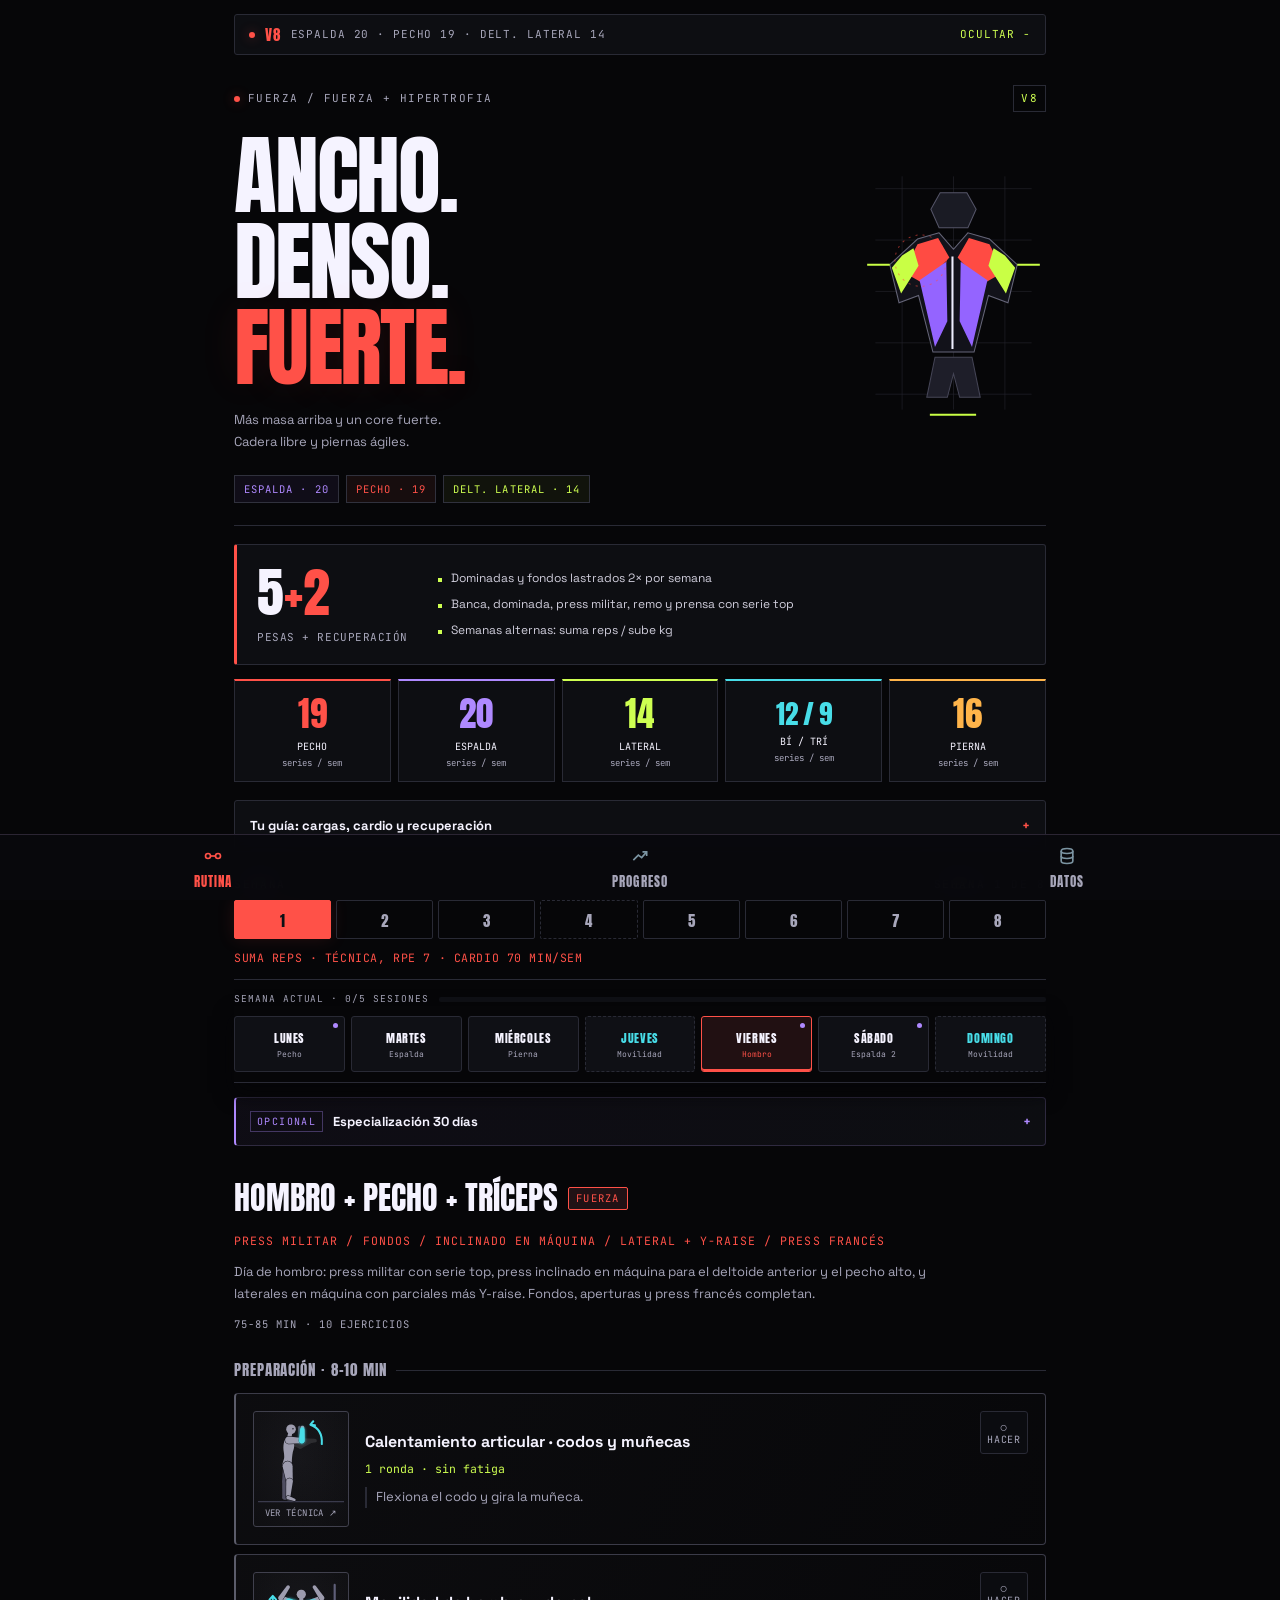
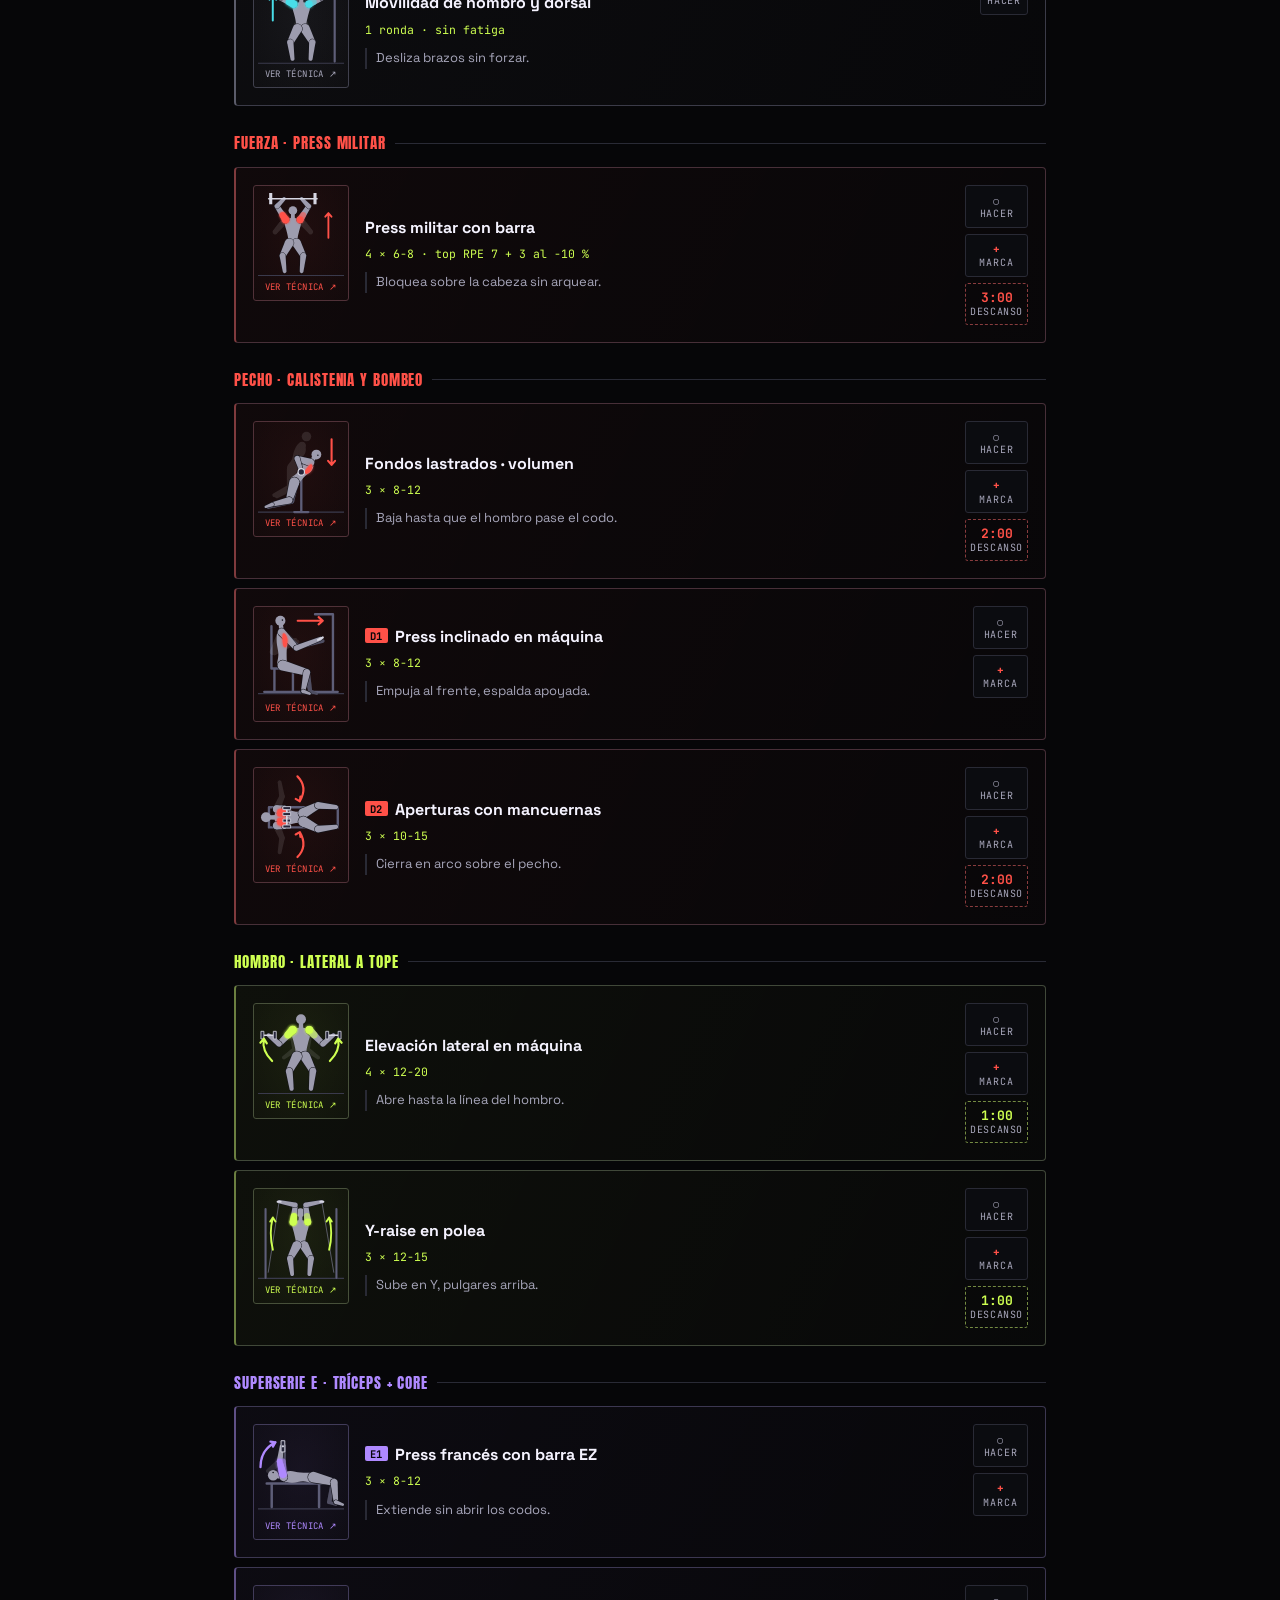
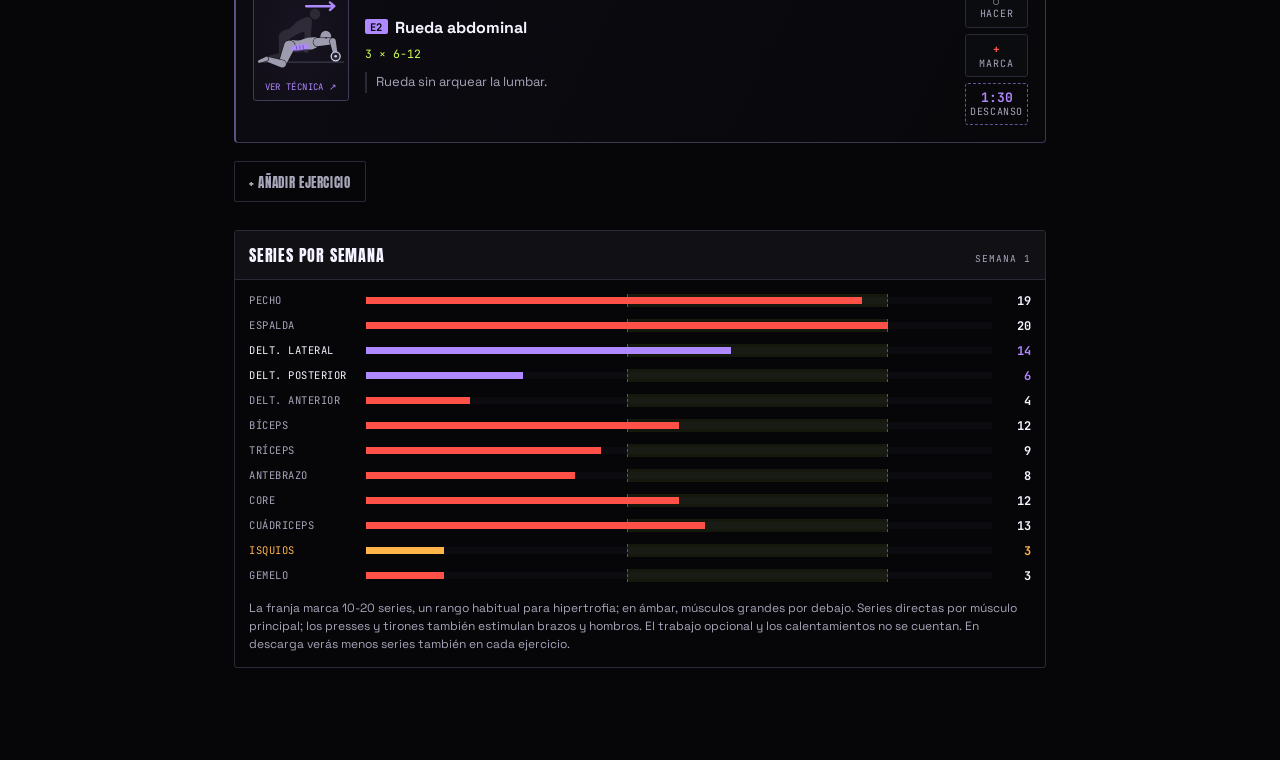
<file: index.html>
<!DOCTYPE html>
<html lang="es">
<head>
<meta charset="utf-8">
<meta name="viewport" content="width=device-width, initial-scale=1, viewport-fit=cover">
<meta name="theme-color" content="#060608">
<meta name="mobile-web-app-capable" content="yes">
<title>Fuerza · rutina y marcas</title>
<link rel="manifest" href="./manifest.webmanifest">
<link rel="icon" type="image/png" sizes="192x192" href="./icons/icon-192.png">
<link rel="apple-touch-icon" href="./icons/icon-192.png">
<link rel="stylesheet" href="./css/styles.css">
</head>
<body>
<div class="wrap">

<!-- ============ RUTINA ============ -->
<div class="pane on" id="p-rutina">
<section class="v6-welcome" id="v6Welcome" hidden aria-labelledby="v6Title">
  <h2 id="v6Title">Nueva rutina V8</h2>
  <p>Calistenia lastrada dos veces por semana y serie top en banca, dominada, press militar, remo con barra y prensa. Pecho y espalda 2 veces por semana; hombro 4; brazo y core 3. ¿Empiezas de cero? Se borran marcas, casillas, medidas, fotos y el bloque de especialización de este dispositivo. No se puede deshacer.</p>
  <div class="v6-actions">
    <button class="btn ghost" id="v6Export">Exportar copia antes</button>
    <button class="btn danger-fill" id="v6Wipe">Borrar todo y empezar</button>
    <button class="textbtn" id="v6Keep">Conservar mis datos</button>
  </div>
</section>
<button class="intro-toggle" id="introToggle" aria-expanded="true" aria-controls="intro"><span class="live-dot"></span><b>V8</b><span id="introSummary"></span><em>OCULTAR −</em></button>
<div id="intro">
<header class="training-hero">
  <p class="kicker"><span class="live-dot"></span> FUERZA / FUERZA + HIPERTROFIA <span class="edition">V8</span></p>
  <div class="hero-main"><div><h1>Ancho.<br>Denso.<br><em>Fuerte.</em></h1><p class="hero-sub">Más masa arriba y un core fuerte.<br>Cadera libre y piernas ágiles.</p></div>
   <svg class="hero-back" viewBox="0 0 180 250" aria-hidden="true" fill="none"><path d="M14 24H166M14 74H166M14 124H166M14 174H166M14 224H166M40 12V239M90 12V239M140 12V239" stroke="#24242d" stroke-width=".6"/><path d="M77 28 103 28 112 44 104 62H76L68 44Z" fill="#1a1b24" stroke="#545467"/><path d="M76 67 55 73 28 98 37 135 56 128 70 183H110L124 128 143 135 152 98 125 73 104 67 90 83Z" fill="#12121a" stroke="#656578"/><path d="M55 78 75 72 86 91 62 117 41 105Z M125 78 105 72 94 91 118 117 139 105Z" fill="#ff4b43"/><path d="M30 101 40 89 51 82 56 99 39 126Z M150 101 140 89 129 82 124 99 141 126Z" fill="#c9ff45"/><path d="M57 113 83 95 84 153 72 178Z M123 113 97 95 96 153 108 178Z" fill="#9464ff"/><path d="M89 90V180" stroke="#eeeeff" stroke-width="2"/><path d="M72 188H108L116 227H96L90 204 84 227H64Z" fill="#1e1e29" stroke="#454556"/><circle cx="58" cy="94" r="25" stroke="#ff4b43" stroke-dasharray="2 5" opacity=".55"/><path d="M6 98H28M152 98H174M67 244H112" stroke="#c9ff45" stroke-width="2"/></svg>
  </div>
  <div class="hero-tags" id="heroTags"></div>
</header>

<section class="plan-overview" aria-label="Tu nuevo programa">
  <div class="plan-number"><b>5<span>+2</span></b><p>PESAS + RECUPERACIÓN</p></div>
  <div class="plan-targets"><span><i></i>Dominadas y fondos lastrados 2× por semana</span><span><i></i>Banca, dominada, press militar, remo y prensa con serie top</span><span><i></i>Semanas alternas: suma reps / sube kg</span></div>
</section>
<section class="priority-grid" id="priorityGrid" aria-label="Series directas esta semana"></section>
<details class="coach"><summary>Tu guía: cargas, cardio y recuperación <span>+</span></summary>
 <div class="coach-grid">
  <section><h3>01 / Fuerza: serie top y semanas alternas</h3><p>Cada día de pesas empieza con un básico: banca (lunes), dominada lastrada (martes), prensa (miércoles), press militar con barra (viernes) y remo con barra (sábado). Primero una serie top, la más pesada del día; después 3 series con un 8-10 % menos.</p><p>Las semanas alternan: en las de <b>reps</b> mantienes el peso y sumas una repetición; en las de <b>kg</b> subes un salto (2,5 kg en barra y máquinas, 2 kg por mancuerna, 1,25 kg en poleas ligeras) y vuelves al mínimo del rango. Semana 4: descarga. Semana 8: una serie a RIR 1 para estimar tu 1RM. Cada tarjeta te dice el objetivo de hoy a partir de tu última marca.</p></section>
  <section><h3>02 / Calistenia lastrada</h3><p>Dominadas dos veces: prono con serie top el martes y supinas lastradas el sábado. Fondos lastrados dos veces: lunes más pesados y viernes de volumen. Jueves y domingo puedes sumar práctica de dominadas: 4 series de 3-5 sin lastre, lejos del fallo.</p><p>Registra 0 para peso corporal, positivo para lastre y negativo para asistencia. L-sit: rodillas recogidas → una pierna estirada → las dos; pasa de nivel al sostener 3 × 20 s limpios.</p></section>
  <section><h3>03 / Reparto y brazo más grueso</h3><p>Lunes pecho + tríceps + lateral en máquina; martes espalda + bíceps + face pull; miércoles pierna + brazo + core; viernes hombro: press militar, press inclinado en máquina, lateral en máquina + Y-raise y press francés; sábado espalda + bíceps + hombro + plancha. Lateral en máquina tres días para un hombro ancho. Series directas: pecho 19, espalda 20, hombro 24, bíceps 12, tríceps 9, antebrazo 8 y core 12.</p><p>Para un brazo más ancho: press francés y extensión sobre la cabeza para la cabeza larga del tríceps; curl martillo y curl inverso para el braquial y el braquiorradial. Come al menos en mantenimiento, idealmente con un ligero superávit, y 1,6-2,2 g de proteína por kg al día.</p></section>
  <section><h3>04 / Pierna, cadera y core</h3><p>Miércoles, sobre todo con máquinas: zancada isométrica para activar, prensa, cuádriceps sentado, búlgara, femoral y gemelo con mancuernas. Jueves y domingo: transiciones 90/90, sentadilla cosaca, flexor de cadera, L-sit, plancha lateral, dominadas opcionales y caminata. Nada de esos dos días es obligatorio ni cuenta como sesión.</p><p>Cada sesión empieza calentando codos, muñecas y antebrazos. En planchas e isométricos anota los segundos en reps.</p><p>Para cambiar un ejercicio, abre su ficha y toca <b>Cambiar ejercicio</b>: el catálogo muestra alternativas del mismo músculo, con ★ las recomendadas. Al final de cada día puedes añadir otro o restaurar el original. Las marcas de cada ejercicio se guardan aparte y no se pierden.</p><p>A1/A2 marcan superseries: haz A1, pasa a A2 sin descanso y descansa al terminar el par. Si las marcas de la serie top bajan dos semanas seguidas o duermes peor, quita primero una serie de cada superserie.</p></section>
 </div>
 <p class="coach-sources">Bases del plan: <a href="https://acsm.org/resistance-training-guidelines-update-2026/" target="_blank" rel="noreferrer">ACSM · fuerza</a> · <a href="https://www.cdc.gov/physical-activity-basics/guidelines/adults.html" target="_blank" rel="noreferrer">CDC · actividad aeróbica</a> · <a href="https://link.springer.com/article/10.1186/s12970-017-0177-8" target="_blank" rel="noreferrer">ISSN · proteína</a></p>
</details>
</div>

<div class="railwrap">
  <div class="raillabel"><span>Semana</span><span id="phaseTiny"></span></div>
  <div class="rail" id="rail"></div>
  <p class="phase" id="phase"></p>
</div>
<div class="weekmark">
  <span id="weekDoneText">Semana actual · 0/5 sesiones</span>
  <span class="weekbar"><i id="weekDoneBar"></i></span>
</div>
<div class="days" id="days"></div>
<section class="spec" id="spec" aria-label="Especialización 30 días"></section>
<div id="sesh"></div>
<section class="vol">
  <div class="vh"><h2>Series por semana</h2><span id="volwk"></span></div>
  <div class="vrows" id="vrows"></div>
  <p class="vfoot">La franja marca 10-20 series, un rango habitual para hipertrofia; en ámbar, músculos grandes por debajo. Series directas por músculo principal; los presses y tirones también estimulan brazos y hombros. El trabajo opcional y los calentamientos no se cuentan. En descarga verás menos series también en cada ejercicio.</p>
</section>
</div>

<!-- ============ PROGRESO ============ -->
<div class="pane" id="p-progreso">
<header>
  <p class="kicker">Evolución temporal</p>
  <h1>Pro<em>greso</em></h1>
</header>

<section class="weekdash" aria-labelledby="weekDashTitle">
  <div class="sectionhead"><h2 id="weekDashTitle">Esta semana</h2><span id="weekRange">—</span></div>
  <div class="statgrid">
    <div class="stat"><b id="statDays">0/5</b><span>Sesiones</span></div>
    <div class="stat"><b id="statExercises">0/0</b><span>Ejercicios</span></div>
    <div class="stat star"><b id="statPrs">★ 0</b><span>PR nuevos</span></div>
    <div class="stat"><b id="statStreak">0</b><span>Semanas 5/5</span></div>
  </div>
  <div class="weekdots" id="weekDots" aria-label="Estado de los siete días de la rutina"></div>
</section>

<section class="calendarcard" aria-labelledby="calendarTitle">
  <div class="calhead">
    <button class="calnav" id="calPrev" aria-label="Mes anterior">‹</button>
    <h2 id="calendarTitle">—</h2>
    <button class="calnav" id="calNext" aria-label="Mes siguiente">›</button>
  </div>
  <div class="calweek" aria-hidden="true"><span>L</span><span>M</span><span>X</span><span>J</span><span>V</span><span>S</span><span>D</span></div>
  <div class="calgrid" id="calGrid"></div>
  <div class="callegend">
    <span><i class="complete"></i>Completo</span><span><i class="partial"></i>Parcial</span><span><b>★</b>PR</span>
  </div>
  <div class="daydetail" id="dayDetail"></div>
</section>

<section class="bodytrack" aria-labelledby="bodyTitle">
  <div class="sectionhead"><h2 id="bodyTitle">Recomposición</h2><span>Registro semanal</span></div>
  <div class="bodyform">
    <div><p class="lbl">Fecha</p><input id="bodyDate" type="date"></div>
    <div><p class="lbl">Peso kg</p><input id="bodyWeight" type="number" inputmode="decimal" step="0.1" min="0" placeholder="90.0"></div>
    <div><p class="lbl">Cintura cm</p><input id="bodyWaist" type="number" inputmode="decimal" step="0.1" min="0" placeholder="82.0"></div>
  </div>
  <div class="bodyactions">
    <button class="btn" id="saveBody">Guardar medida</button>
    <button class="btn ghost danger" id="deleteBody" hidden>Eliminar</button>
  </div>
  <div class="photoline">
    <div id="photoPreview"><span>Sin foto para esta fecha</span></div>
    <div class="photoactions">
      <button class="btn ghost" id="choosePhoto">Añadir foto</button>
      <button class="textbtn danger" id="deletePhoto" hidden>Eliminar foto</button>
    </div>
  </div>
  <input type="file" id="photoInput" accept="image/*" style="display:none">
  <p class="privacy">Las fotos se comprimen y quedan guardadas únicamente en este dispositivo. Se incluyen al exportar tu copia.</p>
  <div class="bodymodes" aria-label="Métrica corporal del gráfico">
    <button class="chip on" id="metricWeight" aria-pressed="true">PESO</button>
    <button class="chip" id="metricWaist" aria-pressed="false">CINTURA</button>
  </div>
  <div class="bodychart" id="bodyChart"></div>
</section>

<div class="progresssection">
  <div class="sectionhead"><h2>Marcas por ejercicio</h2><span>Kg y repeticiones reales</span></div>
</div>
<div class="chips" id="groups"></div>
<div class="exlist" id="exlist"></div>
<div class="chartmodes" aria-label="Ejes del gráfico">
  <span class="lbl">Visualizar</span>
  <button class="chip on" id="plotKg" aria-pressed="true">KG</button>
  <button class="chip on" id="plotReps" aria-pressed="true">REPES</button>
  <button class="chip" id="plotE1" aria-pressed="false">1RM EST.</button>
</div>
<div class="chartbox"><div id="chartHost"></div><div class="legend" id="legend"></div>
 <p class="caption" id="cap"></p></div>
<div class="prtable" id="prtable"></div>
</div>

<!-- ============ DATOS ============ -->
<div class="pane" id="p-datos">
<header>
  <p class="kicker">Copia y almacenamiento</p>
  <h1>Da<em>tos</em></h1>
</header>
<div class="card">
  <h3>Almacenamiento</h3>
  <p>Estado actual del guardado en este dispositivo:</p>
  <span class="store" id="store">—</span>
</div>
<div class="card">
  <h3>Copia de seguridad</h3>
  <p>Exporta marcas, casillas completadas, medidas y fotos. Al importar se fusiona por fecha sin borrar lo que ya tengas.</p>
  <div class="tools">
    <button class="btn ghost" id="exp">Exportar JSON</button>
    <button class="btn ghost" id="imp">Importar JSON</button>
    <button class="btn ghost" id="viewBackup">Ver / copiar JSON</button>
  </div>
  <p class="foot">Para actualizar en este mismo navegador y dirección, tus datos se conservan. Si cambias de dispositivo, navegador o dirección, exporta aquí e importa la copia en la nueva app. Guarda este archivo en un lugar privado.</p>
  <div id="backupPreview" hidden>
    <p id="backupSummary" role="status"></p>
    <label for="backupJson">Copia completa · selecciona y copia el texto si la descarga no funciona</label>
    <textarea id="backupJson" readonly rows="8" spellcheck="false" style="width:100%;margin-top:10px;background:var(--panel2);color:var(--chalk);border:1px solid var(--line);padding:12px;font:11px/1.5 monospace"></textarea>
  </div>
  <input type="file" id="file" accept="application/json" style="display:none">
</div>
<div class="card wipecard">
  <h3>Empezar de cero</h3>
  <p>Borra marcas, casillas, medidas, fotos y el bloque de especialización de este dispositivo. Exporta antes una copia si quieres conservar algo. No se puede deshacer.</p>
  <button class="btn danger-fill" id="wipeBtn">Borrar todos los datos</button>
</div>
<div class="card" id="installCard" hidden>
  <h3>Instalar app</h3>
  <p>Instálala en la pantalla de inicio: icono propio, pantalla completa y funciona sin conexión.</p>
  <button class="btn" id="installBtn">Instalar app</button>
</div>
<p class="foot"><b style="color:var(--dim)">Cómo se calcula el gráfico.</b> Con KG y REPES activos, cada ejercicio tiene su panel: kg en línea (eje izquierdo) y repeticiones en barras (eje derecho). Deja solo KG o solo REPES para ver esa medida a lo largo del tiempo. 1RM EST. calcula el máximo estimado con Epley, kg × (1 + reps/30), solo en series con carga: sirve para comparar tu evolución sin hacer un máximo real.<br><br>
<b style="color:var(--dim)">Para instalarlo.</b> Chrome en Android → Menú → Añadir a pantalla de inicio.</p>
</div>

</div>

<div id="restBar" hidden role="status" aria-live="polite"><div class="restinfo"><b id="restTime">0:00</b><span id="restName"></span></div><button class="btn ghost" id="restPlus">+30 s</button><button class="restclose" id="restStop" aria-label="Cerrar descanso">×</button></div>

<div id="updateBar" hidden>
  <span>Hay una versión nueva disponible.</span>
  <button class="btn" id="updateBtn">Actualizar</button>
</div>

<dialog id="movementDialog" class="movement-dialog" aria-labelledby="movementTitle">
 <form method="dialog"><button class="dialog-close" aria-label="Cerrar movimiento">×</button></form>
 <p class="kicker">GUÍA DE MOVIMIENTO</p><h2 id="movementTitle"></h2>
 <div id="movementFrames" class="movement-frames"></div>
 <p id="movementSets" class="exmeta"></p><p id="movementStrength" class="strength-hint" hidden></p>
 <p id="movementCue"></p><p id="movementWhy" class="movement-why" hidden></p>
 <div class="movement-edit"><button type="button" class="btn" id="swapBtn">Cambiar ejercicio</button><button type="button" class="btn ghost" id="origBtn" hidden></button><button type="button" class="btn ghost" id="dropBtn">Quitar del día</button></div>
 <p class="movement-legend"><i></i>Color: músculo principal · Flecha: dirección · Sombra: posición inicial</p>
 <p class="movement-note">Esquema orientativo del patrón. Ajusta máquina, postura y recorrido a tu cuerpo; no fuerces una posición dolorosa.</p>
</dialog>

<dialog id="pickDialog" class="movement-dialog pick-dialog" aria-labelledby="pickTitle">
 <form method="dialog"><button class="dialog-close" aria-label="Cerrar catálogo">×</button></form>
 <p class="kicker">CATÁLOGO</p><h2 id="pickTitle"></h2>
 <input id="pickSearch" class="pick-search" type="search" placeholder="Buscar ejercicio" aria-label="Buscar ejercicio" autocomplete="off">
 <div id="pickChips" class="pick-chips" role="group" aria-label="Grupo muscular"></div>
 <div id="pickList" class="pick-list"></div>
</dialog>

<nav>
  <button data-p="p-rutina" class="on"><svg viewBox="0 0 24 24" fill="none" stroke="#7B94A2" stroke-width="2"><circle cx="6" cy="12" r="3"/><circle cx="18" cy="12" r="3"/><line x1="9" y1="12" x2="15" y2="12"/></svg><b>Rutina</b></button>
  <button data-p="p-progreso"><svg viewBox="0 0 24 24" fill="none" stroke="#7B94A2" stroke-width="2"><polyline points="4 17 10 11 14 14 20 7"/><polyline points="15 7 20 7 20 12"/></svg><b>Progreso</b></button>
  <button data-p="p-datos"><svg viewBox="0 0 24 24" fill="none" stroke="#7B94A2" stroke-width="2"><ellipse cx="12" cy="6" rx="7" ry="3"/><path d="M5 6v12c0 1.7 3.1 3 7 3s7-1.3 7-3V6"/><path d="M5 12c0 1.7 3.1 3 7 3s7-1.3 7-3"/></svg><b>Datos</b></button>
</nav>

<script src="./js/data.js"></script>
<script src="./js/program-history.js"></script>
<script src="./js/program.js"></script>
<script src="./js/catalog.js"></script>
<script src="./js/exercise-art.js"></script>
<script src="./js/app.js"></script>
</body>
</html>
</file>
<file: css/styles.css>
/* ------- tipografías locales (offline, sin CDN) ------- */
@font-face{font-family:'Anton';font-style:normal;font-weight:400;font-display:swap;
 src:url('../fonts/anton-400.woff2') format('woff2')}
@font-face{font-family:'Space Grotesk';font-style:normal;font-weight:400;font-display:swap;
 src:url('../fonts/space-grotesk-400.woff2') format('woff2')}
@font-face{font-family:'Space Grotesk';font-style:normal;font-weight:500;font-display:swap;
 src:url('../fonts/space-grotesk-500.woff2') format('woff2')}
@font-face{font-family:'Space Grotesk';font-style:normal;font-weight:700;font-display:swap;
 src:url('../fonts/space-grotesk-700.woff2') format('woff2')}
@font-face{font-family:'JetBrains Mono';font-style:normal;font-weight:400;font-display:swap;
 src:url('../fonts/jetbrains-mono-400.woff2') format('woff2')}
@font-face{font-family:'JetBrains Mono';font-style:normal;font-weight:700;font-display:swap;
 src:url('../fonts/jetbrains-mono-700.woff2') format('woff2')}

:root{--base:#0A1015;--panel:#121C24;--panel2:#0E171E;--line:#22333F;
 --heat:#FF6B35;--water:#2FC2D6;--pump:#C9A227;--wide:#7B5CFF;--chalk:#EEF4F3;
 --dim:#7B94A2;--ok:#5FD68B;--bad:#E5484D}
*{box-sizing:border-box;-webkit-tap-highlight-color:transparent}
html,body{margin:0;padding:0}
body{background:var(--base);color:var(--chalk);font-family:"Space Grotesk",system-ui,sans-serif;
 font-size:16px;line-height:1.5;-webkit-font-smoothing:antialiased;padding-bottom:86px}
.wrap{max-width:640px;margin:0 auto;padding:0 16px}
button{font-family:inherit}
input,select{font-family:"JetBrains Mono",monospace}

/* ------- tabs inferiores ------- */
nav{position:fixed;left:0;right:0;bottom:0;z-index:50;background:var(--panel2);
 border-top:1px solid var(--line);display:flex;padding-bottom:env(safe-area-inset-bottom)}
nav button{flex:1;background:none;border:0;color:var(--dim);padding:11px 0 9px;cursor:pointer}
nav button b{display:block;font-family:"Anton",sans-serif;font-weight:400;font-size:13px;
 letter-spacing:.08em;text-transform:uppercase}
nav button svg{width:20px;height:20px;margin-bottom:2px}
nav button.on{color:var(--heat)}
nav button.on svg *{stroke:var(--heat)}

/* ------- comunes ------- */
header{padding:24px 0 16px;border-bottom:1px solid var(--line)}
.kicker{font-family:"JetBrains Mono",monospace;font-size:10px;letter-spacing:.2em;
 text-transform:uppercase;color:var(--heat);margin:0 0 9px}
h1{font-family:"Anton",sans-serif;font-weight:400;font-size:clamp(34px,10vw,50px);
 line-height:.88;margin:0;text-transform:uppercase}
h1 em{font-style:normal;color:var(--heat)}
.pane{display:none}.pane.on{display:block}
.lbl{font-family:"JetBrains Mono",monospace;font-size:9.5px;letter-spacing:.14em;
 text-transform:uppercase;color:var(--dim);margin:0 0 6px}
.btn{background:var(--heat);border:0;color:#0A1015;font-family:"Anton",sans-serif;
 font-size:15px;letter-spacing:.05em;text-transform:uppercase;padding:11px 16px 9px;
 border-radius:2px;cursor:pointer}
.btn.ghost{background:transparent;border:1px solid var(--line);color:var(--dim);font-size:13px}

/* ------- rutina ------- */
.setup{background:var(--panel);border:1px solid var(--line);border-radius:3px;padding:14px;margin:18px 0 8px}
.setup h2{font-family:"Anton",sans-serif;font-weight:400;font-size:17px;letter-spacing:.04em;
 text-transform:uppercase;margin:0 0 10px}
.fields{display:grid;grid-template-columns:1fr 1fr;gap:9px}
.field input{width:100%;background:var(--panel2);border:1px solid var(--line);color:var(--chalk);
 font-size:16px;font-weight:700;padding:8px 9px;border-radius:2px;outline:none}
.field input:focus{border-color:var(--heat)}
.railwrap{position:sticky;top:0;z-index:20;background:var(--base);padding:12px 0 10px;
 border-bottom:1px solid var(--line)}
.raillabel{display:flex;justify-content:space-between;margin:0 0 8px}
.raillabel span{font-family:"JetBrains Mono",monospace;font-size:10px;letter-spacing:.15em;
 text-transform:uppercase;color:var(--dim)}
.rail{display:flex;gap:5px}
.wk{flex:1;background:transparent;border:1px solid var(--line);color:var(--dim);
 font-family:"Anton",sans-serif;font-size:15px;padding:8px 0 6px;border-radius:2px;cursor:pointer}
.wk[data-phase="deload"]{border-style:dashed}
.wk.on{background:var(--heat);border-color:var(--heat);color:#0A1015}
.phase{font-family:"JetBrains Mono",monospace;font-size:11px;color:var(--heat);margin:9px 0 0;letter-spacing:.05em}
.days{display:flex;gap:6px;overflow-x:auto;padding:14px 0 4px;scrollbar-width:none}
.days::-webkit-scrollbar{display:none}
.day{flex:0 0 auto;background:var(--panel);border:1px solid var(--line);border-radius:2px;
 padding:9px 12px 8px;cursor:pointer;min-width:80px;text-align:left;position:relative}
.day b{display:block;font-family:"Anton",sans-serif;font-weight:400;font-size:13px;
 letter-spacing:.05em;text-transform:uppercase;color:var(--chalk)}
.day s{display:block;text-decoration:none;font-family:"JetBrains Mono",monospace;font-size:9px;
 letter-spacing:.08em;color:var(--dim);margin-top:2px}
.day.on{border-color:var(--heat);background:#1A1712}
.day.on s{color:var(--heat)}
.day.wet.on{border-color:var(--water);background:#0F1D22}
.day.wet.on s{color:var(--water)}
.day.done,.day.on.done,.day.wet.on.done{border-color:var(--ok);background:rgba(95,214,139,.1)}
.day.done b,.day.done s,.day.on.done s,.day.wet.on.done s{color:var(--ok)}
.daycheck{position:absolute;top:4px;right:6px;color:var(--ok);font-family:"JetBrains Mono",monospace;
 font-size:11px;font-weight:700}
.day.delt::after{content:"";position:absolute;top:6px;right:6px;width:5px;height:5px;
 border-radius:50%;background:var(--wide)}
.day.delt.done::after{display:none}
.weekmark{display:flex;align-items:center;gap:10px;padding:12px 0 0}
.weekmark>span:first-child{flex:0 0 auto;font-family:"JetBrains Mono",monospace;font-size:9.5px;
 letter-spacing:.1em;text-transform:uppercase;color:var(--dim)}
.weekbar{flex:1;height:5px;background:var(--panel);border-radius:2px;overflow:hidden}
.weekbar i{display:block;width:0;height:100%;background:var(--ok);transition:width .25s ease}
.seshhead{display:flex;align-items:baseline;gap:10px;margin:16px 0 4px;flex-wrap:wrap}
.seshhead h3{font-family:"Anton",sans-serif;font-weight:400;font-size:24px;margin:0;text-transform:uppercase}
.tag{font-family:"JetBrains Mono",monospace;font-size:9px;letter-spacing:.12em;text-transform:uppercase;
 padding:3px 7px 2px;border-radius:2px;background:#2A1A12;color:var(--heat)}
.tag.wet{background:#0F2429;color:var(--water)}
.seshnote{font-size:13px;color:var(--dim);margin:0 0 12px}
.blk{margin:18px 0 0}
.blkhead{display:flex;align-items:center;gap:9px;margin:0 0 2px}
.blkhead h4{font-family:"Anton",sans-serif;font-weight:400;font-size:15px;letter-spacing:.06em;
 text-transform:uppercase;margin:0;color:var(--heat)}
.blkhead .rule{flex:1;height:1px;background:var(--line)}
.blk[data-tone="pump"] .blkhead h4{color:var(--pump)}
.blk[data-tone="wide"] .blkhead h4{color:var(--wide)}
.blk[data-tone="wet"] .blkhead h4{color:var(--water)}
.blk[data-tone="calm"] .blkhead h4{color:var(--dim)}
.ex{border-top:1px solid var(--line);padding:13px 0 12px}
.ex.done{background:linear-gradient(90deg,rgba(95,214,139,.16),rgba(95,214,139,.035));
 border-color:rgba(95,214,139,.55);margin:0 -8px;padding-left:8px;padding-right:8px}
.blk .ex:last-child{border-bottom:1px solid var(--line)}
.exrow{display:flex;gap:12px;align-items:flex-start}
.dia{flex:0 0 64px;height:62px;position:relative;background:var(--panel2);border:1px solid var(--line);
 border-radius:2px;display:grid;place-items:center}
.dia svg{width:54px;height:54px}
.dia small{position:absolute;right:3px;bottom:2px;font-family:"JetBrains Mono",monospace;
 font-size:6.5px;letter-spacing:.04em;text-transform:uppercase;color:var(--heat)}
.exbody{flex:1;min-width:0}
.exname{font-weight:700;font-size:14.5px;margin:0 0 2px;line-height:1.25}
.exmeta{font-family:"JetBrains Mono",monospace;font-size:11px;color:var(--dim);margin:0}
.load{display:flex;align-items:baseline;gap:6px;margin-top:5px}
.load .kg{font-family:"Anton",sans-serif;font-size:24px;line-height:1;color:var(--heat)}
.load .u{font-family:"JetBrains Mono",monospace;font-size:10px;color:var(--dim);
 letter-spacing:.1em;text-transform:uppercase}
.cue{font-size:12.5px;color:var(--dim);margin:6px 0 0;padding-left:9px;border-left:2px solid var(--line)}
.why{font-size:11px;color:#607987;margin:5px 0 0}
.count{font-family:"JetBrains Mono",monospace;font-size:10px;color:var(--dim);
 letter-spacing:.1em;text-transform:uppercase;margin:0 0 6px}
.prbtn{flex:0 0 auto;background:var(--panel2);border:1px solid var(--line);color:var(--dim);
 font-family:"JetBrains Mono",monospace;font-size:9.5px;letter-spacing:.1em;padding:7px 9px 6px;
 border-radius:2px;cursor:pointer;text-transform:uppercase;line-height:1.3;text-align:center}
.prbtn b{display:block;color:var(--heat);font-size:11px}
.prbtn.has{border-color:#3A2A1F}
.exactions{flex:0 0 auto;display:flex;flex-direction:column;gap:6px}
.donebtn{width:100%;background:var(--panel2);border:1px solid var(--line);color:var(--dim);
 font-family:"JetBrains Mono",monospace;font-size:9px;letter-spacing:.08em;padding:7px 6px 6px;
 border-radius:2px;cursor:pointer;text-transform:uppercase;line-height:1.25}
.donebtn b{display:block;font-size:14px;line-height:1;color:var(--dim)}
.donebtn.on{border-color:var(--ok);color:var(--ok);background:rgba(95,214,139,.08)}
.donebtn.on b{color:var(--ok)}
.prform{display:none;margin-top:10px;background:var(--panel2);border:1px solid var(--line);
 border-radius:2px;padding:11px}
.prform.open{display:block}
.prform .r{display:grid;grid-template-columns:1fr 1fr auto;gap:8px;align-items:end}
.prform input{width:100%;background:var(--base);border:1px solid var(--line);color:var(--chalk);
 font-size:15px;font-weight:700;padding:8px;border-radius:2px;outline:none}
.prform input:focus{border-color:var(--heat)}
.prlast{font-family:"JetBrains Mono",monospace;font-size:10.5px;color:var(--dim);margin:8px 0 0}
.prlast b{color:var(--ok)}

/* ------- series por semana ------- */
.vol{margin:28px 0 6px;border:1px solid var(--line);border-radius:3px;overflow:hidden}
.vol .vh{display:flex;justify-content:space-between;align-items:baseline;padding:12px 14px;
 background:var(--panel);border-bottom:1px solid var(--line)}
.vol .vh h2{font-family:"Anton",sans-serif;font-weight:400;font-size:16px;letter-spacing:.05em;
 text-transform:uppercase;margin:0}
.vol .vh span{font-family:"JetBrains Mono",monospace;font-size:9.5px;letter-spacing:.11em;
 text-transform:uppercase;color:var(--dim)}
.vrows{padding:12px 14px 14px}
.vrow{display:flex;align-items:center;gap:9px;margin-bottom:7px}
.vrow:last-child{margin-bottom:0}
.vname{flex:0 0 108px;font-family:"JetBrains Mono",monospace;font-size:10.5px;letter-spacing:.05em;
 color:var(--dim);text-transform:uppercase}
.vbar{flex:1;height:9px;background:var(--panel2);border-radius:1px;overflow:hidden}
.vbar i{display:block;height:100%;background:var(--dim);transition:width .3s ease}
.vrow.key .vname{color:var(--chalk)}
.vrow.key .vbar i{background:var(--wide)}
.vnum{flex:0 0 30px;text-align:right;font-family:"JetBrains Mono",monospace;font-size:12px;font-weight:700}
.vrow.key .vnum{color:var(--wide)}
.vfoot{font-size:12px;color:var(--dim);padding:0 14px 14px;margin:0}

/* ------- progreso ------- */
.sectionhead{display:flex;align-items:baseline;justify-content:space-between;gap:12px}
.sectionhead h2{font-family:"Anton",sans-serif;font-weight:400;font-size:17px;letter-spacing:.05em;
 text-transform:uppercase;margin:0}
.sectionhead>span{font-family:"JetBrains Mono",monospace;font-size:9px;letter-spacing:.1em;
 text-transform:uppercase;color:var(--dim);text-align:right}
.weekdash{margin:18px 0 0}
.statgrid{display:grid;grid-template-columns:repeat(4,1fr);gap:7px;margin:10px 0 0}
.stat{min-width:0;background:var(--panel);border:1px solid var(--line);border-radius:3px;padding:10px 8px 8px}
.stat b{display:block;font-family:"Anton",sans-serif;font-weight:400;font-size:21px;line-height:1;color:var(--chalk)}
.stat.star b{color:var(--pump)}
.stat span{display:block;font-family:"JetBrains Mono",monospace;font-size:7.5px;letter-spacing:.08em;
 text-transform:uppercase;color:var(--dim);margin-top:6px;white-space:nowrap;overflow:hidden;text-overflow:ellipsis}
.weekdots{display:grid;grid-template-columns:repeat(7,1fr);gap:6px;margin:8px 0 0}
.wdot{position:relative;background:var(--panel2);border:1px solid var(--line);border-radius:2px;
 min-height:37px;text-align:center;padding:5px 2px 3px}
.wdot b{display:block;font-family:"Anton",sans-serif;font-weight:400;font-size:12px;line-height:1.1;color:var(--dim)}
.wdot span{font-family:"JetBrains Mono",monospace;font-size:7px;color:#4A606D;text-transform:uppercase}
.wdot.done{background:rgba(95,214,139,.12);border-color:var(--ok)}
.wdot.done b,.wdot.done span{color:var(--ok)}
.wdot.partial{background:rgba(255,107,53,.08);border-color:#76402D}
.wdot.partial b{color:var(--heat)}
.wdot .mini-star{position:absolute;right:2px;top:0;color:var(--pump);font-size:8px}

.calendarcard{background:var(--panel);border:1px solid var(--line);border-radius:3px;margin:18px 0 0;padding:12px}
.calhead{display:grid;grid-template-columns:34px 1fr 34px;align-items:center;margin-bottom:10px}
.calhead h2{font-family:"Anton",sans-serif;font-weight:400;font-size:18px;letter-spacing:.06em;
 text-transform:uppercase;text-align:center;margin:0}
.calnav{width:34px;height:32px;border:1px solid var(--line);background:var(--panel2);color:var(--dim);
 border-radius:2px;font-size:24px;line-height:1;cursor:pointer}
.calweek,.calgrid{display:grid;grid-template-columns:repeat(7,1fr);gap:5px}
.calweek{margin-bottom:5px}
.calweek span{font-family:"JetBrains Mono",monospace;font-size:8px;color:var(--dim);text-align:center}
.calday{position:relative;min-width:0;aspect-ratio:1;background:var(--panel2);border:1px solid transparent;
 color:var(--dim);border-radius:3px;cursor:pointer;padding:5px;text-align:left}
.calday .num{font-family:"Anton",sans-serif;font-size:13px;line-height:1;color:inherit}
.calday.blank{visibility:hidden;pointer-events:none}
.calday.future{opacity:.4}
.calday.partial{background:rgba(255,107,53,.12);border-color:#76402D;color:var(--heat)}
.calday.complete{background:rgba(95,214,139,.16);border-color:var(--ok);color:var(--ok)}
.calday.today{box-shadow:inset 0 0 0 1px var(--water)}
.calday.selected{outline:2px solid var(--chalk);outline-offset:1px}
.calday .stars{position:absolute;right:4px;bottom:2px;font-family:"JetBrains Mono",monospace;
 font-size:9px;font-weight:700;color:var(--pump)}
.calday .measure{position:absolute;left:5px;bottom:4px;width:4px;height:4px;border-radius:50%;background:var(--wide)}
.callegend{display:flex;align-items:center;justify-content:center;gap:14px;margin-top:10px}
.callegend span{display:flex;align-items:center;gap:5px;font-family:"JetBrains Mono",monospace;
 font-size:8px;text-transform:uppercase;color:var(--dim)}
.callegend i{width:8px;height:8px;border-radius:2px;background:var(--panel2);border:1px solid var(--line)}
.callegend i.complete{background:rgba(95,214,139,.2);border-color:var(--ok)}
.callegend i.partial{background:rgba(255,107,53,.15);border-color:var(--heat)}
.callegend b{color:var(--pump);font-size:11px}
.daydetail{margin:12px -12px -12px;border-top:1px solid var(--line);padding:12px;background:var(--panel2)}
.detailhead{display:flex;align-items:flex-start;justify-content:space-between;gap:10px}
.detailhead h3{font-family:"Anton",sans-serif;font-weight:400;font-size:16px;letter-spacing:.04em;
 text-transform:uppercase;margin:0}
.detailhead span{font-family:"JetBrains Mono",monospace;font-size:9px;color:var(--dim);text-align:right}
.detailsession{margin-top:11px;padding-top:10px;border-top:1px solid var(--line)}
.detailtitle{display:flex;align-items:baseline;justify-content:space-between;gap:8px}
.detailtitle b{font-size:12px;color:var(--chalk)}
.detailtitle span{font-family:"JetBrains Mono",monospace;font-size:9px;color:var(--dim)}
.detailtitle .ok{color:var(--ok)}
.detailchecks{display:flex;flex-wrap:wrap;gap:5px;margin-top:7px}
.detailchecks span{font-size:9px;color:var(--dim);border:1px solid var(--line);border-radius:2px;padding:3px 5px}
.detailchecks span.done{color:var(--ok);border-color:#315843;background:rgba(95,214,139,.06)}
.detailprs{margin-top:10px}
.detailpr{display:flex;gap:8px;align-items:center;padding:7px 0;border-top:1px solid var(--line);font-size:11px}
.detailpr>span:first-child{color:var(--pump)}
.detailpr b{flex:1;font-size:11px}
.detailpr em{font-family:"JetBrains Mono",monospace;font-size:9px;color:var(--dim);font-style:normal}
.detailbody{display:flex;gap:8px;margin-top:10px}
.detailbody span{font-family:"JetBrains Mono",monospace;font-size:9px;color:var(--wide);
 border:1px solid #3E3475;background:rgba(123,92,255,.08);padding:4px 6px;border-radius:2px}
.detailphoto{margin-top:10px}
.detailphoto img{display:block;width:100%;max-height:260px;object-fit:cover;border-radius:3px;border:1px solid var(--line)}
.detailphoto .textbtn{margin-top:6px}
.detail-empty{font-size:12px;color:var(--dim);text-align:center;margin:8px 0}

.bodytrack{background:var(--panel);border:1px solid var(--line);border-radius:3px;margin:18px 0 0;padding:13px}
.bodyform{display:grid;grid-template-columns:1.2fr .8fr .8fr;gap:8px;margin-top:11px}
.bodyform input{width:100%;min-width:0;background:var(--panel2);border:1px solid var(--line);color:var(--chalk);
 font-family:"JetBrains Mono",monospace;font-size:13px;padding:9px 8px;border-radius:2px;outline:none}
.bodyform input:focus{border-color:var(--wide)}
.bodyactions{display:flex;gap:8px;margin-top:9px}
.bodyactions .btn{font-size:12px;padding:9px 12px 7px}
.danger{color:var(--bad)!important;border-color:#603039!important}
.photoline{display:flex;gap:12px;align-items:center;border-top:1px solid var(--line);margin-top:12px;padding-top:12px}
#photoPreview{width:74px;height:88px;flex:0 0 74px;background:var(--panel2);border:1px dashed var(--line);
 border-radius:3px;display:grid;place-items:center;overflow:hidden}
#photoPreview span{font-family:"JetBrains Mono",monospace;font-size:7px;line-height:1.4;color:var(--dim);
 text-align:center;padding:6px;text-transform:uppercase}
#photoPreview img{width:100%;height:100%;object-fit:cover}
.photoactions{display:flex;align-items:flex-start;flex-direction:column;gap:7px}
.photoactions .btn{font-size:11px;padding:8px 10px 6px}
.textbtn{background:none;border:0;padding:0;color:var(--dim);font-family:"JetBrains Mono",monospace;
 font-size:9px;text-transform:uppercase;cursor:pointer}
.privacy{font-size:10px;color:#526975;margin:9px 0 0;line-height:1.5}
.bodymodes{display:flex;gap:6px;margin-top:12px}
.bodychart{margin-top:8px;background:var(--panel2);border:1px solid var(--line);border-radius:3px;padding:8px}
.bodychart .empty{padding:20px 10px;margin:0}
.progresssection{margin-top:24px;padding-top:18px;border-top:1px solid var(--line)}
.chips{display:flex;gap:6px;flex-wrap:wrap;margin:14px 0 0}
.chip{background:var(--panel);border:1px solid var(--line);color:var(--dim);font-family:"JetBrains Mono",monospace;
 font-size:10.5px;letter-spacing:.06em;padding:7px 10px 6px;border-radius:2px;cursor:pointer;text-transform:uppercase}
.chip.on{border-color:var(--heat);color:var(--heat);background:#1A1712}
.exlist{margin:14px 0 0;max-height:230px;overflow-y:auto;border:1px solid var(--line);border-radius:3px}
.exitem{display:flex;align-items:center;gap:9px;padding:10px 12px;border-bottom:1px solid var(--line);cursor:pointer}
.exitem:last-child{border-bottom:0}
.exitem .box{flex:0 0 15px;height:15px;border:1.5px solid var(--line);border-radius:2px;position:relative}
.exitem.sel .box{border-color:var(--heat)}
.exitem.sel .box::after{content:"";position:absolute;inset:2.5px;background:var(--heat);border-radius:1px}
.exitem .nm{flex:1;font-size:13px;overflow:hidden;text-overflow:ellipsis;white-space:nowrap}
.exitem .dt{font-family:"JetBrains Mono",monospace;font-size:10px;color:var(--dim)}
.exitem.nodata{opacity:.42}
.chartmodes{display:flex;align-items:center;gap:6px;margin:14px 0 0}
.chartmodes .lbl{margin:0 4px 0 0}
.chartbox{margin:16px 0 0;background:var(--panel2);border:1px solid var(--line);border-radius:3px;padding:12px 10px 8px}
svg.chart{display:block;width:100%;height:auto;overflow:visible}
.legend{display:flex;gap:12px;flex-wrap:wrap;padding:8px 4px 4px}
.legend span{font-family:"JetBrains Mono",monospace;font-size:10px;color:var(--dim);display:flex;align-items:center;gap:5px}
.legend i{width:14px;height:3px;border-radius:1px;display:inline-block}
.caption{font-family:"JetBrains Mono",monospace;font-size:10.5px;color:var(--dim);
 text-align:center;margin:6px 0 2px;min-height:15px}
.empty{text-align:center;color:var(--dim);font-size:13.5px;padding:34px 12px}
.prtable{margin:18px 0 0}
.hrow{display:flex;align-items:center;gap:10px;padding:10px 0;border-bottom:1px solid var(--line)}
.hd{font-family:"JetBrains Mono",monospace;font-size:11px;color:var(--dim);flex:0 0 56px}
.hv{font-family:"JetBrains Mono",monospace;font-size:13.5px;font-weight:700;flex:1}
.he{font-family:"JetBrains Mono",monospace;font-size:11px;color:var(--dim);text-align:right}
.prb{font-family:"JetBrains Mono",monospace;font-size:8.5px;letter-spacing:.1em;background:#2A1A12;
 color:var(--heat);padding:3px 5px 2px;border-radius:2px}
.del{background:none;border:0;color:#3E5462;font-size:16px;cursor:pointer;padding:0 2px}

/* ------- datos ------- */
.card{background:var(--panel);border:1px solid var(--line);border-radius:3px;padding:15px;margin:16px 0 0}
.card h3{font-family:"Anton",sans-serif;font-weight:400;font-size:16px;letter-spacing:.05em;
 text-transform:uppercase;margin:0 0 8px}
.card p{font-size:13px;color:var(--dim);margin:0 0 12px}
.store{font-family:"JetBrains Mono",monospace;font-size:11px;letter-spacing:.05em;color:var(--ok)}
.store.off{color:var(--bad)}
.tools{display:grid;grid-template-columns:1fr 1fr;gap:9px}
.foot{font-size:11.5px;color:#4A606D;margin:18px 0 0;line-height:1.6}

@media(max-width:430px){
 .statgrid{grid-template-columns:1fr 1fr}
 .stat span{font-size:8px}
 .bodyform{grid-template-columns:1fr 1fr}
 .bodyform>div:first-child{grid-column:1/-1}
 .calgrid,.calweek{gap:4px}
 .calday{padding:4px}
}

/* ------- aviso de actualización (SW) ------- */
#updateBar{position:fixed;left:12px;right:12px;bottom:calc(64px + env(safe-area-inset-bottom) + 12px);
 z-index:60;background:var(--panel);border:1px solid var(--heat);border-radius:3px;
 padding:10px 12px;display:flex;align-items:center;justify-content:space-between;gap:10px}
#updateBar[hidden]{display:none}
#updateBar span{font-size:13px;color:var(--chalk)}

/* ------- V-shape · obsidian + signal colors ------- */
:root{--base:#060608;--panel:#0F1015;--panel2:#0B0C10;--line:#292A35;--heat:#FF5148;--water:#48DDE8;--pump:#CEFF51;--wide:#AF89FF;--chalk:#F5F3FF;--dim:#A7A6BA;--ok:#CEFF51}
body{background:var(--base)}
.wrap{max-width:860px;padding:0 24px}
header{padding:30px 0 22px}
.training-hero{position:relative;border-bottom:1px solid var(--line)}
.training-hero .kicker{display:flex;align-items:center;gap:8px;color:var(--dim);font-size:9px;letter-spacing:.13em}
.live-dot{width:6px;height:6px;background:var(--heat);box-shadow:0 0 12px #FF514866;border-radius:50%}
.edition{margin-left:auto;border:1px solid var(--line);padding:4px 7px;color:var(--pump)}
.hero-main{display:grid;grid-template-columns:1fr 185px;gap:24px;align-items:center;margin-top:20px}
.training-hero h1{font-size:clamp(55px,13vw,88px);line-height:.98;letter-spacing:-.025em}
.training-hero h1 em{color:var(--heat);text-shadow:0 0 40px #ff514817}
.hero-sub{margin:18px 0 0;color:var(--dim);font-size:13px;line-height:1.7}
.hero-back{width:100%;max-height:290px}
.hero-tags{display:flex;gap:7px;margin-top:22px;flex-wrap:wrap}
.hero-tags span{font:9px 'JetBrains Mono',monospace;letter-spacing:.1em;border:1px solid #30313D;padding:6px 9px;color:var(--pump);background:#11130C}
.hero-tags span:nth-child(2){color:var(--wide);background:#100D18}
.hero-tags span:nth-child(3){color:var(--heat);background:#170D0E}
.plan-overview{display:flex;align-items:center;gap:30px;padding:20px;margin:18px 0 12px;border:1px solid var(--line);border-left:3px solid var(--heat);background:#0D0E12;border-radius:3px}
.plan-number b{font-family:Anton,sans-serif;font-weight:400;font-size:54px;line-height:1;color:var(--chalk)}
.plan-number b span{color:var(--heat)}
.plan-number p{font:8px 'JetBrains Mono',monospace;letter-spacing:.05em;color:var(--dim);margin:8px 0 0}
.plan-targets{display:grid;gap:8px;font-size:12px;color:#D0CEDC}
.plan-targets i{display:inline-block;width:4px;height:4px;background:var(--pump);margin-right:9px}
.priority-grid{display:grid;grid-template-columns:repeat(5,minmax(0,1fr));gap:7px;margin:14px 0 18px}
.priority{min-width:0;padding:14px 5px 12px;text-align:center;border:1px solid #292A35;background:#0D0E12;border-top:2px solid var(--heat)}
.priority b{display:block;font:35px/1.1 Anton,sans-serif;font-weight:400;color:var(--heat)}
.priority span{display:block;font:9px 'JetBrains Mono',monospace;text-transform:uppercase;margin-top:7px;color:var(--chalk)}
.priority small{font:8px 'JetBrains Mono',monospace;color:var(--dim);display:block;margin-top:4px}
.priority[data-muscle="dl"],.priority[data-muscle="dpo"]{border-top-color:var(--wide)}
.priority[data-muscle="dl"] b,.priority[data-muscle="dpo"] b{color:var(--wide)}
.priority[data-muscle="core"],.priority[data-muscle="bi"]{border-top-color:var(--pump)}
.priority[data-muscle="core"] b,.priority[data-muscle="bi"] b{color:var(--pump)}
.coach{border:1px solid var(--line);background:#0D0E12;margin-bottom:12px;border-radius:3px}
.coach summary{cursor:pointer;padding:15px;font-size:13px;font-weight:700;list-style:none;display:flex;justify-content:space-between;gap:12px}
.coach summary span{color:var(--heat)}
.coach-grid{display:grid;grid-template-columns:1fr 1fr;gap:20px;padding:0 18px 12px}
.coach h3{font-size:13px;color:var(--pump);margin:4px 0 8px}.coach p{font-size:12px;color:var(--dim);line-height:1.7}
.coach-sources{padding:0 18px 12px}.coach a{color:var(--water);text-underline-offset:3px}
.days{display:grid;grid-template-columns:repeat(7,minmax(0,1fr));gap:6px;
 position:sticky;top:0;z-index:30;background:var(--base);
 padding:calc(10px + env(safe-area-inset-top)) 0 10px;
 border-bottom:1px solid var(--line);box-shadow:0 10px 18px #060608e6}
.day{min-width:0;padding:12px 5px;border-radius:3px;text-align:center}.day b{font-size:12px}.day s{font-size:8px;letter-spacing:0}
.day.on{border-color:var(--heat);background:#211012;box-shadow:inset 0 -2px var(--heat)}
.day.wet{border-style:dashed}.day.wet b{color:var(--water)}.day.wet.on{background:#071A1C}
.day.done,.day.on.done{background:#141D0E;border-color:var(--ok)}
.wk{border-radius:2px}.wk.on{box-shadow:0 0 18px #ff514820}.railwrap{position:static}.phase{line-height:1.8;font-size:10px}
#sesh{--session:var(--heat)}#sesh[data-tone="pump"]{--session:var(--wide)}#sesh[data-tone="build"]{--session:var(--pump)}#sesh[data-tone="recovery"]{--session:var(--water)}
.seshhead{margin-top:28px;align-items:center}.seshhead h3{font-size:clamp(23px,5vw,32px)}
.tag{background:#211215;color:var(--session,var(--heat));border:1px solid currentColor;border-radius:2px}
.session-focus{font:9px/1.8 'JetBrains Mono',monospace;letter-spacing:.09em;color:var(--session);margin:9px 0}
.seshnote{max-width:710px;font-size:13px;line-height:1.7;color:var(--dim)}
.blk{margin-top:26px;--block-accent:var(--heat)}
.blk[data-tone="pump"]{--block-accent:var(--pump)}
.blk[data-tone="wide"]{--block-accent:var(--wide)}
.blk[data-tone="wet"]{--block-accent:var(--water)}
.blk[data-tone="calm"]{--block-accent:var(--dim)}
.blkhead{margin-bottom:12px}.blkhead h4{font-size:15px}
.blk[data-tone="pump"] .blkhead h4{color:var(--pump)}.blk[data-tone="wide"] .blkhead h4{color:var(--wide)}
.ex{background:linear-gradient(115deg,color-mix(in srgb,var(--block-accent) 4%,transparent),color-mix(in srgb,var(--block-accent) 1%,transparent));border:1px solid;border-radius:4px;padding:17px;margin:9px 0;border-left-width:2px}
.blk .ex,.blk .ex:last-child{border-color:color-mix(in srgb,var(--block-accent) 14%,#292A35);border-left-color:color-mix(in srgb,var(--block-accent) 40%,#292A35)}
.ex.done{margin:9px 0;padding:17px;background:linear-gradient(115deg,color-mix(in srgb,var(--block-accent) 18%,#0E0F14),color-mix(in srgb,var(--block-accent) 7%,#0E0F14));box-shadow:0 0 16px color-mix(in srgb,var(--block-accent) 8%,transparent)}
.blk .ex.done{border-color:color-mix(in srgb,var(--block-accent) 45%,#292A35);border-left-color:var(--block-accent)}
.exrow{gap:16px}.exname{font-size:16px;line-height:1.4;margin-bottom:6px}
.exercise-details{display:block;align-self:stretch;padding:0;border:0;background:none;color:inherit;font:inherit;text-align:left;cursor:pointer}
.exercise-details>span{display:block}
.exercise-details:hover .exname{color:var(--block-accent)}
.exmeta{color:var(--pump);font-size:12px}.cue{font-size:13px;line-height:1.6;margin-top:10px}.why{font-size:11px;color:#A19CAF;line-height:1.6}
.dia{flex:0 0 96px;width:96px;height:116px;border-radius:3px;background:radial-gradient(ellipse at 50% 40%,color-mix(in srgb,var(--block-accent) 7%,transparent),color-mix(in srgb,var(--block-accent) 2%,transparent));padding:4px 4px 19px;cursor:pointer;color:var(--dim);overflow:hidden;border-color:color-mix(in srgb,var(--block-accent) 18%,#292A35)}
.ex.done .dia{background:radial-gradient(ellipse at 50% 40%,color-mix(in srgb,var(--block-accent) 23%,#14141C),color-mix(in srgb,var(--block-accent) 7%,#0B0B11));border-color:color-mix(in srgb,var(--block-accent) 60%,#292A35)}
.dia svg{width:100%;height:90px}.dia small{font-size:8px;bottom:7px;right:0;width:100%;text-align:center;color:var(--block-accent)}
.dia:hover{border-color:var(--block-accent)}.dia:focus-visible{outline:2px solid var(--block-accent);outline-offset:3px}button:focus-visible,summary:focus-visible{outline:2px solid var(--pump);outline-offset:3px}
.strength-hint{font-size:11px;color:#FFAAA2;margin:7px 0}
.exactions{flex:0 0 44px}.donebtn,.prbtn{min-height:43px;border-radius:3px}
.movement-dialog{width:min(680px,94vw);max-height:90dvh;overflow:auto;background:#0C0C11;color:var(--chalk);border:1px solid #4A405E;border-radius:6px;padding:26px}
.movement-dialog::backdrop{background:#020204eb;backdrop-filter:blur(5px)}
.movement-dialog h2{font:28px/1.2 Anton,sans-serif;font-weight:400;text-transform:uppercase;margin:12px 35px 20px 0}
.dialog-close{float:right;color:var(--chalk);background:#21202C;border:1px solid #484556;border-radius:3px;width:35px;height:35px;font-size:25px;cursor:pointer}
.movement-frames{display:grid;grid-template-columns:1fr 1fr;gap:13px}.movement-frames figure{margin:0;background:#14141E;border:1px solid #32303F;border-radius:3px;padding:15px}
.movement-frames svg{width:100%;max-height:260px}.movement-frames figcaption{font-size:12px;color:#C5BED5}.movement-frames figcaption b{color:var(--pump);display:block;margin-bottom:4px;font-family:'JetBrains Mono',monospace}
#movementCue{font-size:14px;line-height:1.7}.movement-legend,.movement-note{font-size:11px;color:var(--dim)}.movement-legend{color:#FFAAA2}
.movement-why{font-size:13px;line-height:1.7;color:var(--dim);padding-left:12px;border-left:2px solid var(--wide)}
.vol{border-radius:3px}.stat{border-radius:3px}.vol .vh{background:#101015}
.vbar{height:7px}.vbar i{background:var(--heat)}.vrow.key .vbar i{background:var(--wide)}
nav{background:#09090Dee;backdrop-filter:blur(14px);border-top-color:#2B2533}nav button.on{color:var(--heat)}
@media(max-width:560px){
 .wrap{padding:0 13px}.hero-main{grid-template-columns:minmax(0,1fr) 118px;gap:12px}.training-hero .kicker{font-size:8px}.hero-sub{font-size:11px}
 .plan-overview{padding:16px;gap:20px}.plan-number b{font-size:47px}.plan-targets{font-size:10px}.plan-number p{font-size:7px}
 .priority-grid{gap:5px}.priority{padding:11px 2px}.priority b{font-size:29px}.priority span{font-size:8px}.priority small{font-size:6.5px}
 .coach-grid{grid-template-columns:1fr}.day{padding:10px 2px}.day b{font-size:10px}.day s{font-size:7px}
 .ex,.ex.done{padding:12px}.exrow{display:grid;grid-template-columns:70px minmax(0,1fr) 52px;gap:10px}.dia{width:70px;height:94px}.dia svg{height:71px}.dia small{font-size:6.5px}
 .exname{font-size:14px}.exmeta{font-size:11px}.cue{font-size:12px}.exactions{grid-column:3;grid-row:1;display:flex;flex-direction:column;gap:6px}.donebtn,.prbtn{width:100%;min-width:0;padding:7px 3px;font-size:8px;overflow-wrap:anywhere}
 .movement-dialog{padding:18px}.movement-frames{gap:8px}.movement-frames figure{padding:8px}.movement-dialog h2{font-size:23px}
 .weekmark>span:first-child{font-size:8px}
}
@media(max-width:360px){.hero-main{grid-template-columns:minmax(0,1fr) 95px}.training-hero h1{font-size:51px}.plan-overview{gap:13px}.plan-targets{font-size:9px}.priority b{font-size:25px}}
@media(prefers-reduced-motion:reduce){*{scroll-behavior:auto!important;transition:none!important}}

/* ------- V5.1 · portada plegable, marcas en tarjeta, descanso, especialización ------- */
:root{--amber:#FFB44A}
.intro-toggle{display:flex;align-items:center;gap:10px;width:100%;margin:14px 0 0;padding:12px 14px;background:#0D0E12;border:1px solid var(--line);border-radius:3px;color:var(--chalk);cursor:pointer;text-align:left;font:11px/1.4 'JetBrains Mono',monospace;letter-spacing:.08em}
.intro-toggle b{font:15px/1 Anton,sans-serif;font-weight:400;letter-spacing:.05em;color:var(--heat)}
.intro-toggle span:not(.live-dot){flex:1;min-width:0;color:var(--dim);overflow:hidden;text-overflow:ellipsis;white-space:nowrap}
.intro-toggle em{font-style:normal;color:var(--pump);flex:0 0 auto}
#intro[hidden]{display:none}
.priority[data-muscle="esp"]{border-top-color:var(--wide)}.priority[data-muscle="esp"] b{color:var(--wide)}
.priority[data-muscle="dl"]{border-top-color:var(--pump)}.priority[data-muscle="dl"] b{color:var(--pump)}
.priority[data-muscle="bi"]{border-top-color:var(--water)}.priority[data-muscle="bi"] b{color:var(--water)}
.priority[data-muscle="pie"]{border-top-color:var(--amber)}.priority[data-muscle="pie"] b{color:var(--amber)}
.exlast{display:block;margin-top:7px;font:11.5px/1.45 'JetBrains Mono',monospace;color:var(--dim)}
.exlast b{color:var(--chalk);font-weight:700}.exlast em{font-style:normal;color:var(--block-accent);margin-left:6px}
.restbtn{width:100%;background:transparent;border:1px dashed color-mix(in srgb,var(--block-accent) 45%,#292A35);color:var(--dim);font:10px/1.25 'JetBrains Mono',monospace;letter-spacing:.06em;padding:6px 4px 5px;border-radius:3px;cursor:pointer;text-transform:uppercase}
.restbtn b{display:block;font-size:13px;color:var(--block-accent);letter-spacing:0}
.restbtn:active{background:color-mix(in srgb,var(--block-accent) 15%,transparent)}
#restBar{position:fixed;left:12px;right:12px;bottom:calc(64px + env(safe-area-inset-bottom) + 10px);z-index:60;display:flex;align-items:center;gap:10px;max-width:620px;margin:0 auto;padding:10px 12px;background:#101016f5;border:1px solid var(--heat);border-radius:4px;box-shadow:0 0 24px #ff514833;backdrop-filter:blur(10px)}
#restBar[hidden]{display:none}
#restBar .restinfo{flex:1;min-width:0;display:flex;align-items:baseline;gap:12px}
#restTime{font:34px/1 Anton,sans-serif;font-weight:400;color:var(--heat);font-variant-numeric:tabular-nums;min-width:82px}
#restName{font-size:12px;color:var(--dim);overflow:hidden;text-overflow:ellipsis;white-space:nowrap}
#restBar .btn{padding:9px 12px 8px}
.restclose{width:38px;height:38px;background:#21202C;border:1px solid #484556;border-radius:3px;color:var(--chalk);font-size:22px;cursor:pointer}
#restBar.over{border-color:var(--pump);box-shadow:0 0 30px #ceff5144}#restBar.over #restTime{color:var(--pump)}
@media(prefers-reduced-motion:no-preference){#restBar.over{animation:restpulse .6s ease-in-out 4 alternate}}
@keyframes restpulse{to{background:#1b2410f5}}
.vbar{position:relative;overflow:visible;background:#0B0B10}
.vbar s{position:absolute;top:-3px;bottom:-3px;background:#CEFF5112;border-inline:1px dashed #CEFF5155;text-decoration:none}
.vbar i{position:relative}
.vrow.low .vbar i{background:var(--amber)}.vrow.low .vnum,.vrow.low .vname{color:var(--amber)}
.spec{margin:14px 0 4px}
.spec-intro,.spec-card{border:1px solid #2F2A40;background:linear-gradient(115deg,#AF89FF0d,#0D0E12);border-radius:4px;border-left:2px solid var(--wide);--block-accent:var(--wide);--art-hot:var(--wide)}
.spec-intro summary{cursor:pointer;list-style:none;display:flex;align-items:center;gap:10px;padding:13px 14px;font-size:13px;font-weight:700}
.spec-intro summary em{margin-left:auto;font-style:normal;color:var(--wide)}
.spec-intro[open] summary em{transform:rotate(45deg)}
.spec-intro>p,.spec-intro>.spec-pick,.spec-intro>.btn{margin:0 14px 12px}
.spec-intro>p{font-size:12.5px;color:var(--dim);line-height:1.7}.spec-intro b{color:var(--chalk)}
.spec-pick{display:flex;flex-wrap:wrap;gap:6px}.spec-pick .chip.on{border-color:var(--wide);color:var(--wide);background:#16121F}
.spec-k{font:10px 'JetBrains Mono',monospace;letter-spacing:.14em;color:var(--wide);border:1px solid #AF89FF55;padding:3px 6px}
.spec-card{padding:13px 14px;display:grid;gap:11px}
.spec-head{display:flex;align-items:center;gap:10px;flex-wrap:wrap}.spec-head b{font:17px/1 Anton,sans-serif;font-weight:400;text-transform:uppercase;letter-spacing:.03em}
.spec-status{margin-left:auto;font:11px 'JetBrains Mono',monospace;color:var(--wide);letter-spacing:.08em}
.spec-cells{display:grid;grid-template-columns:repeat(30,minmax(0,1fr));gap:2px}
.spec-cells i{height:10px;background:#1E1C28;border-radius:1px}.spec-cells i.on{background:var(--wide);box-shadow:0 0 6px #AF89FF66}.spec-cells i.miss{background:#3A1E22}.spec-cells i.now{outline:1px solid var(--wide)}
.spec-row{display:grid;grid-template-columns:84px minmax(0,1fr);gap:12px;align-items:start}
.spec-art{background:#0B0B10;border:1px solid #2F2A40;border-radius:3px;padding:3px}.spec-art svg{width:100%;display:block}
.spec-ex{margin:0 0 4px;font-weight:700;font-size:14px}.spec-proto{margin:0;font-size:12.5px;line-height:1.65;color:var(--dim)}.spec-proto b{color:var(--chalk)}
.spec-log{display:flex;gap:8px;margin-top:10px}.spec-log input{flex:1;min-width:0;background:var(--panel2);border:1px solid var(--line);color:var(--chalk);font-size:15px;padding:8px 9px;border-radius:2px}
.spec-log .btn{flex:0 0 auto;background:var(--wide)}.spec-log .btn.ghost{background:transparent;border-color:var(--wide);color:var(--wide)}
.spec-small{margin:0;font-size:11.5px;line-height:1.6;color:var(--dim)}
.spec-card .textbtn{justify-self:start;font-size:11px}
/* Dibujos: el músculo toma el color de la subcategoría. */
.blk{--art-hot:var(--block-accent)}.blk[data-tone="calm"]{--art-hot:var(--water)}
.movement-dialog{--art-hot:var(--heat)}.movement-dialog[data-tone="pump"]{--art-hot:var(--pump)}.movement-dialog[data-tone="wide"]{--art-hot:var(--wide)}.movement-dialog[data-tone="wet"],.movement-dialog[data-tone="calm"]{--art-hot:var(--water)}
.movement-frames figure{background:#0B0B10}
.dia svg{filter:none}
.hv small{color:var(--dim);font-size:10px;margin-left:4px}
/* Legibilidad: mínimo ~10-12 px y contraste suficiente en etiquetas. */
.kicker,.raillabel span,.count,.tag,.lbl{font-size:10.5px}
.phase,.session-focus,.prlast,.exmeta{font-size:11.5px}
.training-hero .kicker{font-size:10px}.hero-tags span{font-size:10.5px}.plan-number p{font-size:9.5px}
.priority span{font-size:10px}.priority small{font-size:9px}
.donebtn,.prbtn{font-size:10px}.dia small{font-size:9px}
.sectionhead>span,.detailhead span,.detailtitle span,.detailchecks span,.detailpr em,.detailbody span,.stat span,.calweek span{font-size:10px}
.foot,.privacy{color:var(--dim);font-size:12px}
.movement-legend,.movement-note{font-size:12px}
@media(max-width:560px){
 .training-hero .kicker{font-size:9px}.plan-number p{font-size:8.5px}.plan-targets{font-size:11px}
 .priority span{font-size:9px}.priority small{font-size:8px}
 .day b{font-size:10.5px}.day s{font-size:8.5px}
 .dia small{font-size:8px}.donebtn,.prbtn,.restbtn{font-size:9px;padding:6px 2px 5px}.restbtn b{font-size:12px}
 .weekmark>span:first-child{font-size:9.5px}
 .exlast{font-size:11px}.exlast em{display:block;margin-left:0}
 .spec-row{grid-template-columns:70px minmax(0,1fr)}
 #restTime{font-size:30px;min-width:70px}
}
.hero-tags span[data-muscle]{color:var(--heat);background:#170D0E}.hero-tags span[data-muscle="esp"]{color:var(--wide);background:#100D18}.hero-tags span[data-muscle="dl"]{color:var(--pump);background:#11130C}

/* ------- V6 · superseries, bienvenida y borrado ------- */
.pair{display:inline-block;font:700 10.5px/1 'JetBrains Mono',monospace;font-style:normal;letter-spacing:.04em;color:#060608;background:var(--block-accent);padding:3px 5px 2px;border-radius:2px;margin-right:7px;vertical-align:2px}
.v6-welcome{margin:16px 0 0;padding:16px;border:1px solid #6A2F34;border-radius:4px;background:linear-gradient(115deg,#FF51481a,#0D0E12 60%)}
.v6-welcome[hidden]{display:none}
.v6-welcome .kicker{color:var(--heat);margin:0 0 6px}
.v6-welcome h2{font:26px/1 Anton,sans-serif;font-weight:400;text-transform:uppercase;margin:0 0 10px}
.v6-welcome p{font-size:13px;line-height:1.65;color:var(--dim);margin:0 0 14px}
.v6-actions{display:flex;flex-wrap:wrap;gap:8px;align-items:center}
.v6-actions .textbtn{margin-left:4px;font-size:11px}
.btn.danger-fill{background:#B82A30;color:#fff}
.btn.danger-fill.armed{background:#fff;color:#B3141B;box-shadow:0 0 0 2px var(--bad,#E5484D)}
.wipecard{border-color:#3A2027}
.priority.split b{font-size:27px;white-space:nowrap;letter-spacing:-.02em;padding-top:4px}
@media(max-width:560px){.priority.split b{font-size:20px;padding-top:5px;padding-bottom:4px}}

/* ------- V7 · gráfico KG + REPES por ejercicio ------- */
.bothpanel{padding:12px 4px 6px;border-bottom:1px solid var(--line)}
.bothpanel:last-child{border-bottom:0}
.bothhead{display:flex;justify-content:space-between;align-items:baseline;gap:12px;padding:0 2px 6px}
.bothhead b{font-weight:700;font-size:14px;color:var(--chalk)}
.bothhead span{font:12px/1 'JetBrains Mono',monospace;color:var(--dim);font-variant-numeric:tabular-nums;white-space:nowrap}
.chart .cg{stroke:#22222C}
.chart .ct{fill:var(--dim);font:11px 'JetBrains Mono',monospace}
.chart .ck{fill:var(--heat)}.chart .cr{fill:var(--wide)}
.chart .cbar{fill:var(--wide);fill-opacity:.32;cursor:pointer}
.chart .cbar:hover{fill-opacity:.55}
.chart .cline{fill:none;stroke:var(--heat);stroke-width:2.5;stroke-linejoin:round;stroke-linecap:round}
.chart .cdot{fill:#0E0F14;stroke:var(--heat);stroke-width:2;cursor:pointer}
.legend i.lk{background:var(--heat)}.legend i.lr{background:var(--wide);opacity:.6}
/* Suelo de legibilidad: etiquetas funcionales a 11 px como mínimo. */
.kicker,.training-hero .kicker,.edition,.plan-number p,.raillabel span,.lbl,.chip,.stat span,.sectionhead>span,.callegend span,.textbtn,.chartmodes .lbl{font-size:11px}
@media(max-width:560px){.training-hero .kicker,.plan-number p{font-size:11px}}
/* V8 · editar rutina y catálogo */
.swapmark{display:inline-block;margin-left:7px;font:700 10px/1 'JetBrains Mono',monospace;font-style:normal;letter-spacing:.06em;text-transform:uppercase;color:var(--wide);border:1px solid #4A3D6E;padding:3px 5px 2px;border-radius:2px;vertical-align:2px}
.plan-tools{display:flex;flex-wrap:wrap;gap:8px;margin:18px 0 6px}
.plan-tools .btn{font-size:13px;padding:11px 14px 9px}
.plan-tools .btn.armed,.movement-edit .btn.armed{background:#B82A30;border-color:#B82A30;color:#fff}
.movement-edit{display:flex;flex-wrap:wrap;gap:8px;margin:18px 0 6px}
.movement-edit .btn{font-size:13px;padding:11px 14px 9px}
.pick-dialog{--art-hot:var(--wide)}
.pick-search{width:100%;background:#14141E;border:1px solid #32303F;color:var(--chalk);font:15px 'Space Grotesk',sans-serif;padding:11px 12px;border-radius:3px;margin-bottom:10px}
.pick-search:focus-visible{outline:2px solid var(--wide);outline-offset:1px}
.pick-chips{display:flex;gap:6px;overflow-x:auto;padding-bottom:8px;margin-bottom:6px;scrollbar-width:none}
.pick-chips button{flex:0 0 auto;font:700 11px/1 'JetBrains Mono',monospace;letter-spacing:.05em;text-transform:uppercase;background:#14141E;color:var(--dim);border:1px solid #32303F;padding:9px 10px;border-radius:2px;cursor:pointer}
.pick-chips button[aria-pressed="true"]{color:#060608;background:var(--wide);border-color:var(--wide)}
.pick-list{display:grid;gap:6px}
.pick-row{display:grid;grid-template-columns:64px 1fr;gap:12px;align-items:center;text-align:left;background:#101017;border:1px solid #26252F;border-radius:3px;padding:8px;color:var(--chalk);cursor:pointer;font:inherit}
.pick-row:hover,.pick-row:focus-visible{border-color:var(--wide);outline:none}
.pick-art{width:64px;height:64px;background:#0B0B10;border-radius:2px;display:block}.pick-art svg{width:100%;height:100%;display:block}
.pick-text{display:grid;gap:2px;min-width:0}
.pick-text b{font-size:14px;font-weight:700}.pick-text b i{font-style:normal;color:var(--pump);margin-left:6px}
.pick-text small{font:11px/1.4 'JetBrains Mono',monospace;color:var(--wide)}
.pick-text em{font-style:normal;font-size:12px;line-height:1.45;color:var(--dim)}
.pick-empty{color:var(--dim);font-size:13px}
</file>
